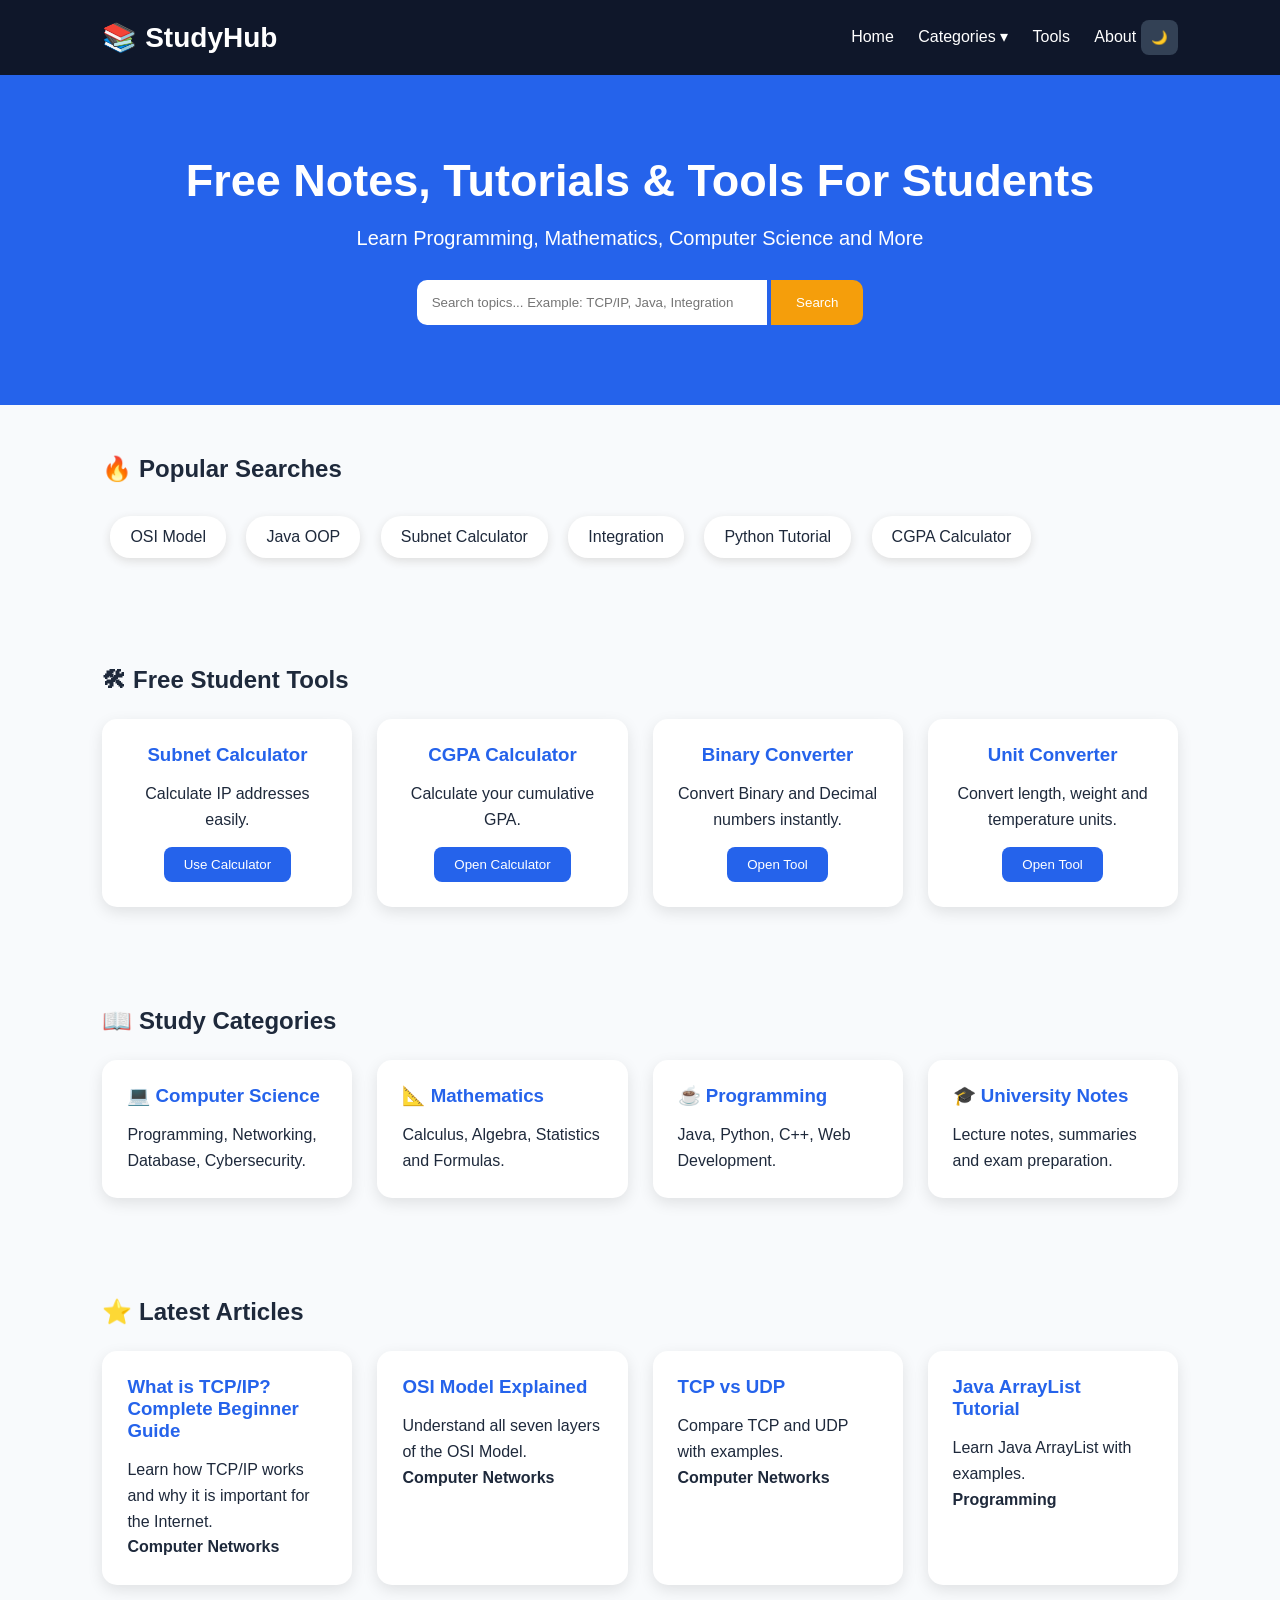
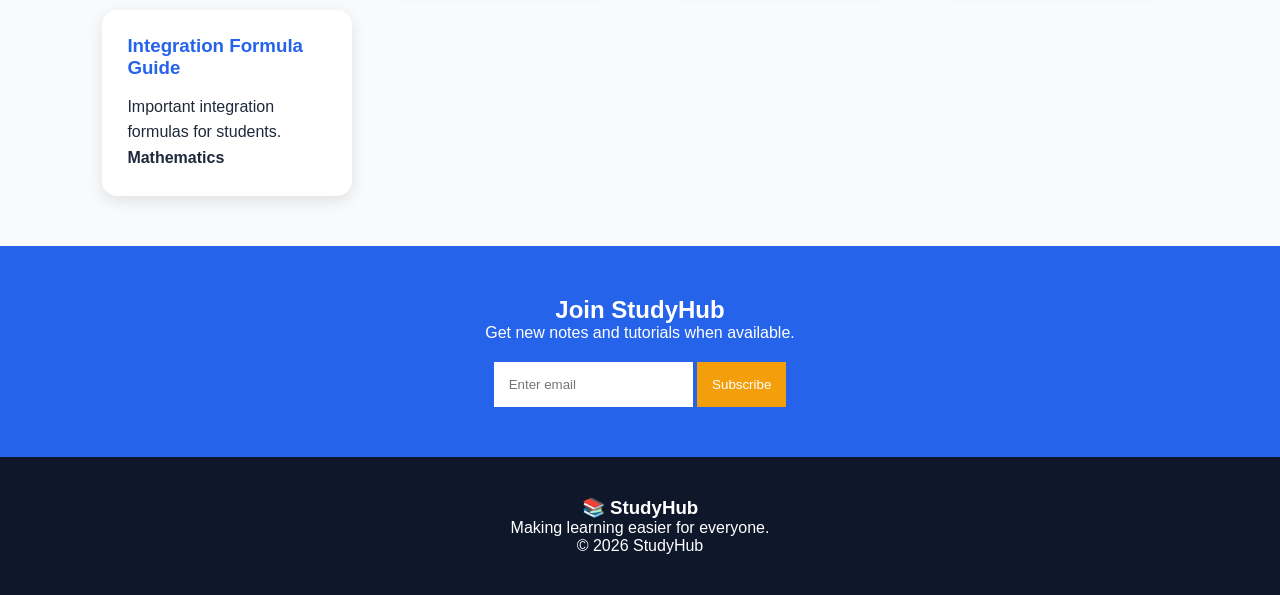
<file: index.html>
<!DOCTYPE html>
<html lang="en">

<head>

<meta charset="UTF-8">
<meta name="viewport" content="width=device-width, initial-scale=1.0">

<title>
StudyHub - Free Study Notes, Programming Tutorials & Student Tools
</title>

<meta name="description" content="StudyHub provides free study notes, programming tutorials, calculators and learning resources for students.">

<link rel="stylesheet" href="style.css">

</head>


<body>


<header>


<div class="logo">
📚 StudyHub
</div>



<button class="menu-btn" onclick="toggleMenu()">

☰

</button>




<nav id="navMenu">


<a href="index.html">
Home
</a>



<div class="dropdown">


<a href="#">
Categories ▾
</a>


<div class="dropdown-content">


<a href="categories/computer-science.html">
Computer Science
</a>


<a href="#">
Programming
</a>


<a href="#">
Mathematics
</a>



</div>


</div>





<a href="tools/subnet-calculator.html">
Tools
</a>



<a href="#">
About
</a>



<button onclick="darkMode()" class="dark-btn">

🌙

</button>



</nav>



</header>





<section class="hero">


<h1>
Free Notes, Tutorials & Tools For Students
</h1>


<p>
Learn Programming, Mathematics, Computer Science and More
</p>



<div class="search-box">

<input 
id="search"
placeholder="Search topics... Example: TCP/IP, Java, Integration"
>


<button onclick="search()">
Search
</button>


</div>


</section>







<section class="container">


<h2>
🔥 Popular Searches
</h2>


<div class="tags">


<span>OSI Model</span>

<span>Java OOP</span>

<span>Subnet Calculator</span>

<span>Integration</span>

<span>Python Tutorial</span>

<span>CGPA Calculator</span>


</div>


</section>



<section class="container">


<h2>
🛠 Free Student Tools
</h2>


<div class="grid">



<div class="card tool">

<h3>
Subnet Calculator
</h3>

<p>
Calculate IP addresses easily.</p>

<a href="tools/subnet-calculator.html">

<button>
Use Calculator
</button>

</a>

</div>




<div class="card tool">

<h3>CGPA Calculator</h3>

<p>Calculate your cumulative GPA.</p>

<a href="tools/cgpa-calculator.html">

<button>Open Calculator</button>

</a>

</div>





<div class="card tool">

<h3>
Binary Converter
</h3>

<p>
Convert Binary and Decimal numbers instantly.
</p>

<a href="tools/binary-converter.html">

<button>

Open Tool

</button>

</a>

</div>




<div class="card tool">

<h3>
Unit Converter
</h3>

<p>
Convert length, weight and temperature units.
</p>

<a href="tools/unit-converter.html">

<button>
Open Tool
</button>

</a>

</div>



</div>


</section>



<section class="container">


<h2>
📖 Study Categories
</h2>



<div class="grid">



<div class="card">

<h3>

<a href="categories/computer-science.html">

💻 Computer Science

</a>

</h3>

<p>
Programming, Networking, Database, Cybersecurity.
</p>

</div>




<div class="card">

<h3>
📐 Mathematics
</h3>

<p>
Calculus, Algebra, Statistics and Formulas.
</p>

</div>





<div class="card">

<h3>
☕ Programming
</h3>

<p>
Java, Python, C++, Web Development.
</p>

</div>





<div class="card">

<h3>
🎓 University Notes
</h3>

<p>
Lecture notes, summaries and exam preparation.
</p>

</div>



</div>


</section>








<section class="container">


<h2>
⭐ Latest Articles
</h2>



<div id="latestArticles" class="grid">




</div>


</section>








<section class="newsletter">


<h2>
Join StudyHub
</h2>


<p>
Get new notes and tutorials when available.
</p>


<input placeholder="Enter email">

<button>
Subscribe
</button>


</section>







<footer>


<h3>
📚 StudyHub
</h3>


<p>
Making learning easier for everyone.
</p>


<p>
© 2026 StudyHub
</p>


</footer>





<script src="script.js"></script>


</body>

</html>
</file>
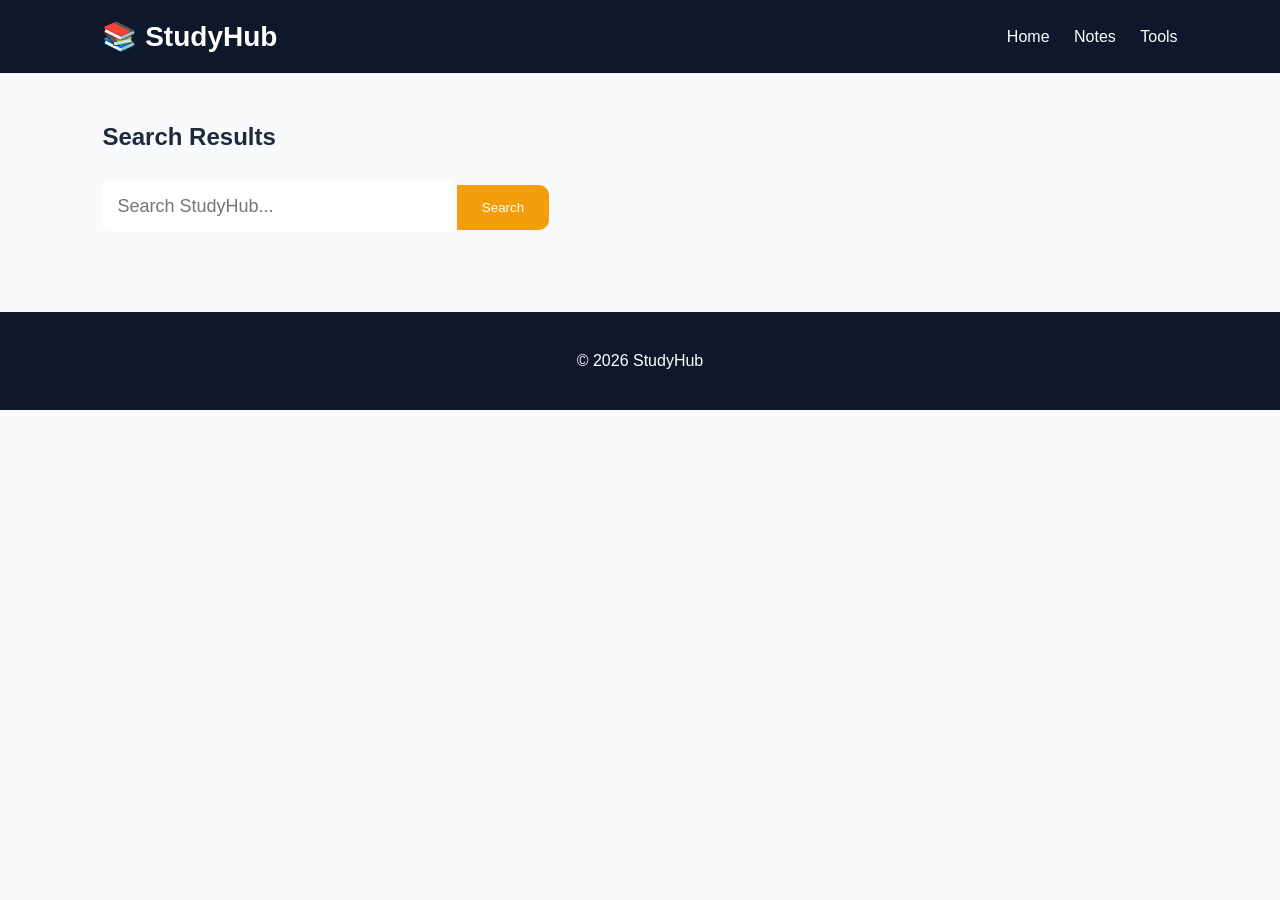
<file: search.html>
<!DOCTYPE html>
<html lang="en">

<head>

<meta charset="UTF-8">

<meta name="viewport" content="width=device-width, initial-scale=1.0">

<title>Search | StudyHub</title>

<link rel="stylesheet" href="style.css">

</head>


<body>


<header>

<div class="logo">
📚 StudyHub
</div>


<nav>

<a href="index.html">Home</a>
<a href="#">Notes</a>
<a href="#">Tools</a>

</nav>

</header>




<section class="container">


<h1>
Search Results
</h1>


<div class="search-box">

<input
id="search"
class="big-search"
placeholder="Search StudyHub..."
>


<button onclick="search()">
Search
</button>

</div>



<div id="results" class="grid">

</div>


</section>





<footer>

<p>
© 2026 StudyHub
</p>

</footer>



<script src="script.js"></script>


</body>

</html>
</file>
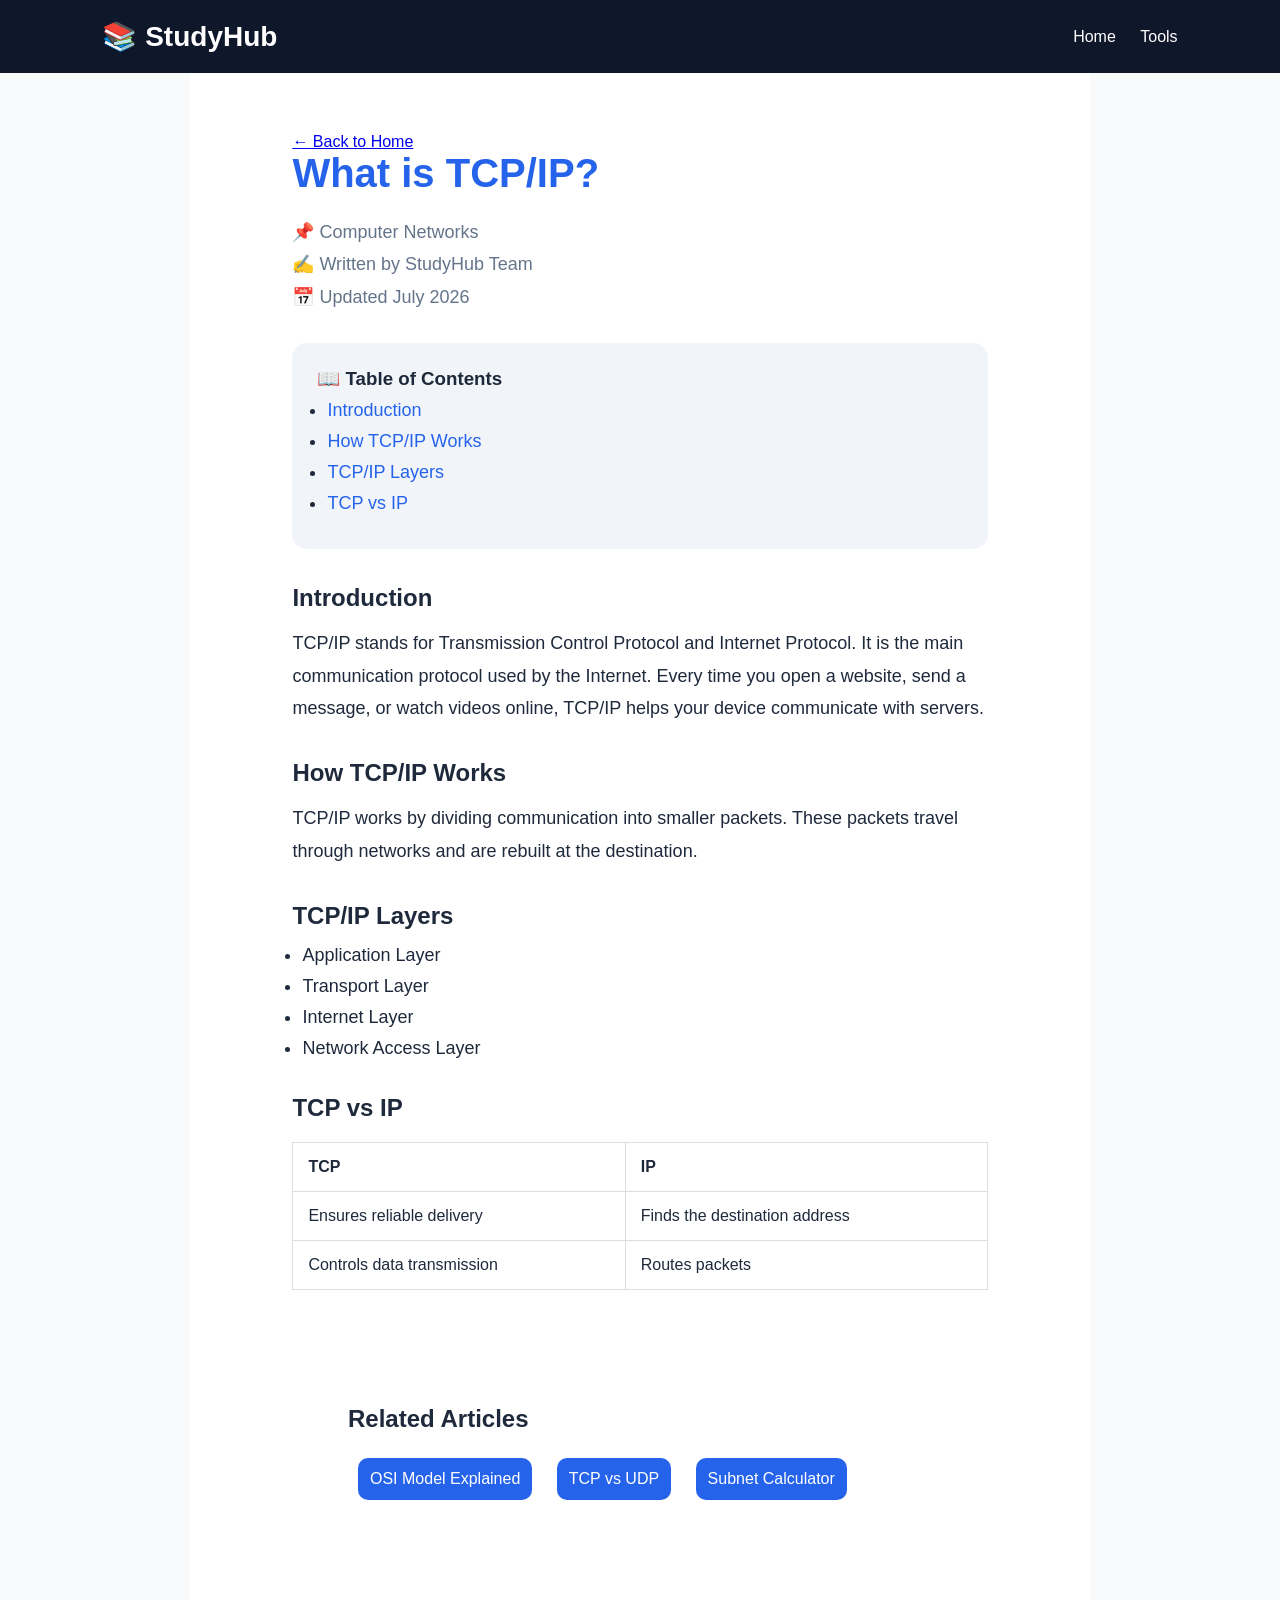
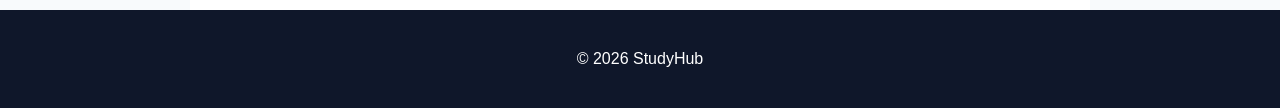
<file: tcp-ip.html>
<!DOCTYPE html>
<html lang="en">

<head>

<meta charset="UTF-8">

<meta name="viewport" content="width=device-width, initial-scale=1.0">


<title>
What is TCP/IP? Complete Beginner Guide | StudyHub
</title>


<meta name="description" content="Learn what TCP/IP is, how it works, TCP/IP layers, and why it is important for Internet communication.">


<link rel="stylesheet" href="../style.css">


</head>


<body>



<header>

<div class="logo">
📚 StudyHub
</div>


<nav>

<a href="../index.html">
Home
</a>


<a href="../tools/subnet-calculator.html">
Tools
</a>


</nav>


</header>







<article class="article-page">



<a href="../index.html">
← Back to Home
</a>



<h1>
What is TCP/IP?
</h1>



<p class="article-info">

📌 Computer Networks

<br>

✍️ Written by StudyHub Team

<br>

📅 Updated July 2026

</p>







<div class="toc">


<h3>
📖 Table of Contents
</h3>


<ul>

<li>
<a href="#intro">
Introduction
</a>
</li>


<li>
<a href="#how">
How TCP/IP Works
</a>
</li>


<li>
<a href="#layers">
TCP/IP Layers
</a>
</li>


<li>
<a href="#tcp-ip">
TCP vs IP
</a>
</li>


</ul>


</div>









<h2 id="intro">
Introduction
</h2>


<p>

TCP/IP stands for Transmission Control Protocol and Internet Protocol.

It is the main communication protocol used by the Internet.

Every time you open a website, send a message, or watch videos online,
TCP/IP helps your device communicate with servers.

</p>







<h2 id="how">
How TCP/IP Works
</h2>


<p>

TCP/IP works by dividing communication into smaller packets.

These packets travel through networks and are rebuilt at the destination.

</p>







<h2 id="layers">
TCP/IP Layers
</h2>



<ul>

<li>
Application Layer
</li>


<li>
Transport Layer
</li>


<li>
Internet Layer
</li>


<li>
Network Access Layer
</li>


</ul>








<h2 id="tcp-ip">
TCP vs IP
</h2>


<table>


<tr>

<th>
TCP
</th>

<th>
IP
</th>

</tr>



<tr>

<td>
Ensures reliable delivery
</td>


<td>
Finds the destination address
</td>


</tr>


<tr>

<td>
Controls data transmission
</td>


<td>
Routes packets
</td>


</tr>


</table>







<section class="related">


<h2>
Related Articles
</h2>



<a href="#">
OSI Model Explained
</a>


<a href="#">
TCP vs UDP
</a>


<a href="../tools/subnet-calculator.html">
Subnet Calculator
</a>



</section>





</article>






<footer>

<p>
© 2026 StudyHub
</p>

</footer>




</body>


</html>
</file>
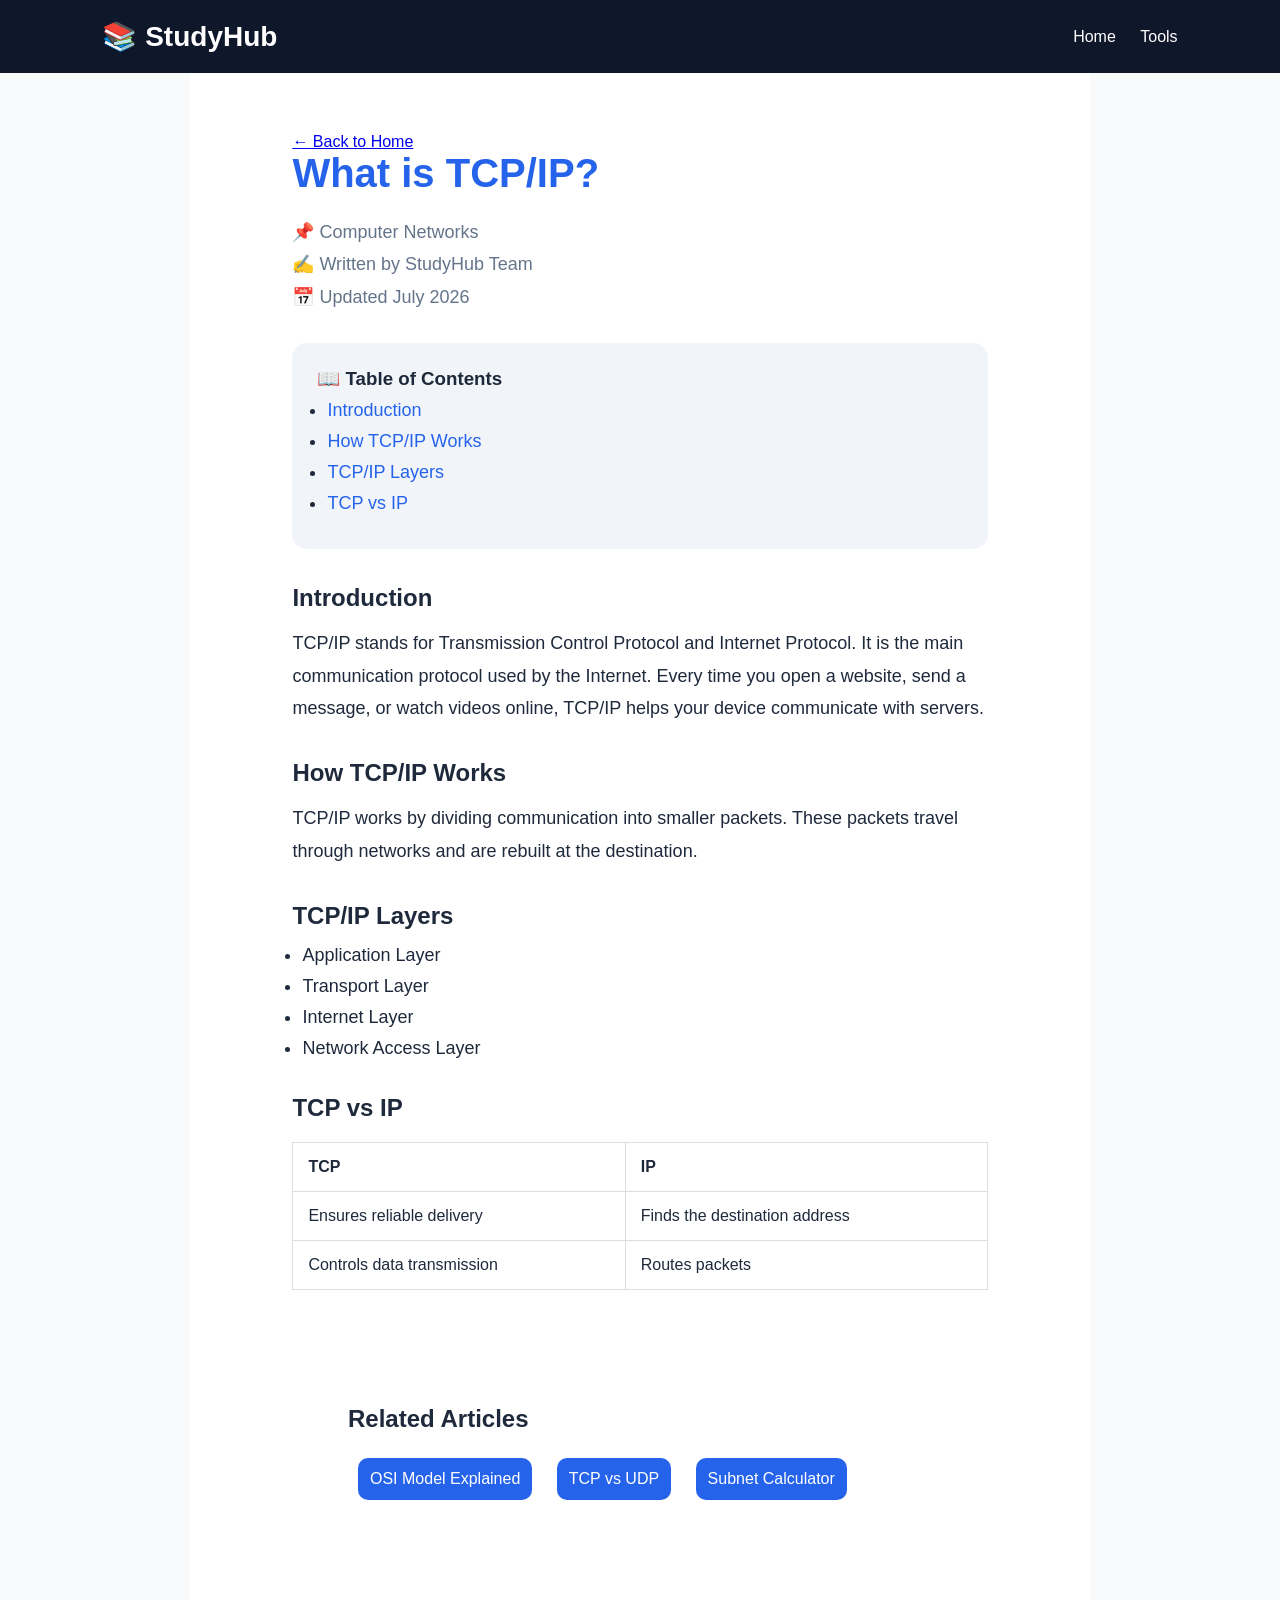
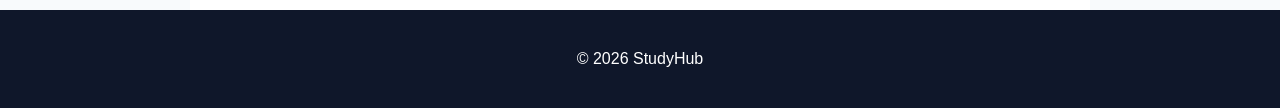
<file: articles/tcp-ip.html>
<!DOCTYPE html>
<html lang="en">

<head>

<meta charset="UTF-8">

<meta name="viewport" content="width=device-width, initial-scale=1.0">


<title>
What is TCP/IP? Complete Beginner Guide | StudyHub
</title>


<meta name="description" content="Learn what TCP/IP is, how it works, TCP/IP layers, and why it is important for Internet communication.">


<link rel="stylesheet" href="../style.css">


</head>


<body>



<header>

<div class="logo">
📚 StudyHub
</div>


<nav>

<a href="../index.html">
Home
</a>


<a href="../tools/subnet-calculator.html">
Tools
</a>


</nav>


</header>







<article class="article-page">



<a href="../index.html">
← Back to Home
</a>



<h1>
What is TCP/IP?
</h1>



<p class="article-info">

📌 Computer Networks

<br>

✍️ Written by StudyHub Team

<br>

📅 Updated July 2026

</p>







<div class="toc">


<h3>
📖 Table of Contents
</h3>


<ul>

<li>
<a href="#intro">
Introduction
</a>
</li>


<li>
<a href="#how">
How TCP/IP Works
</a>
</li>


<li>
<a href="#layers">
TCP/IP Layers
</a>
</li>


<li>
<a href="#tcp-ip">
TCP vs IP
</a>
</li>


</ul>


</div>









<h2 id="intro">
Introduction
</h2>


<p>

TCP/IP stands for Transmission Control Protocol and Internet Protocol.

It is the main communication protocol used by the Internet.

Every time you open a website, send a message, or watch videos online,
TCP/IP helps your device communicate with servers.

</p>







<h2 id="how">
How TCP/IP Works
</h2>


<p>

TCP/IP works by dividing communication into smaller packets.

These packets travel through networks and are rebuilt at the destination.

</p>







<h2 id="layers">
TCP/IP Layers
</h2>



<ul>

<li>
Application Layer
</li>


<li>
Transport Layer
</li>


<li>
Internet Layer
</li>


<li>
Network Access Layer
</li>


</ul>








<h2 id="tcp-ip">
TCP vs IP
</h2>


<table>


<tr>

<th>
TCP
</th>

<th>
IP
</th>

</tr>



<tr>

<td>
Ensures reliable delivery
</td>


<td>
Finds the destination address
</td>


</tr>


<tr>

<td>
Controls data transmission
</td>


<td>
Routes packets
</td>


</tr>


</table>







<section class="related">


<h2>
Related Articles
</h2>



<a href="#">
OSI Model Explained
</a>


<a href="#">
TCP vs UDP
</a>


<a href="../tools/subnet-calculator.html">
Subnet Calculator
</a>



</section>





</article>






<footer>

<p>
© 2026 StudyHub
</p>

</footer>




</body>


</html>
</file>
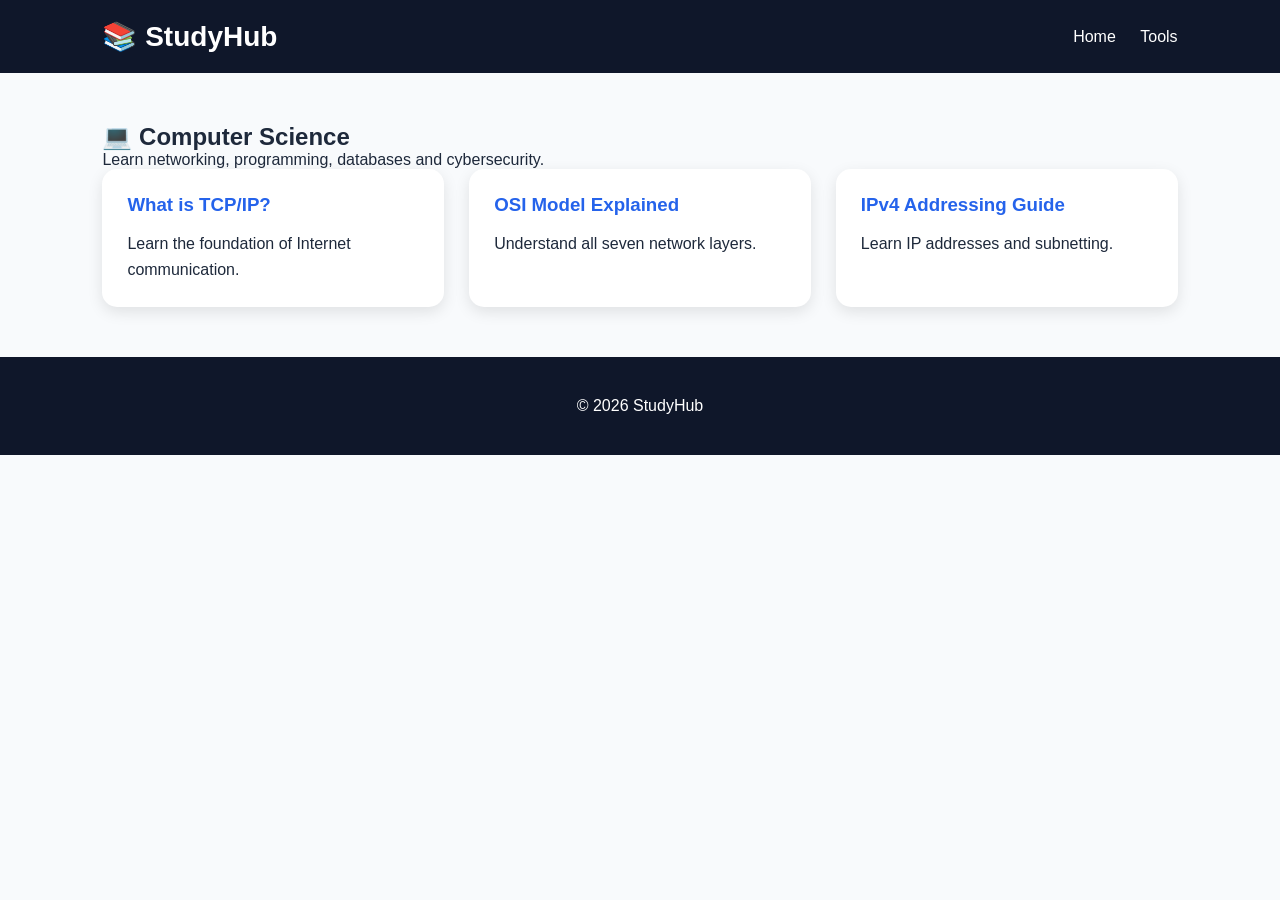
<file: categories/computer-science.html>
<!DOCTYPE html>
<html lang="en">

<head>

<meta charset="UTF-8">

<meta name="viewport" content="width=device-width, initial-scale=1.0">


<title>
Computer Science Notes | StudyHub
</title>


<meta name="description" content="Free computer science tutorials, notes and learning resources.">


<link rel="stylesheet" href="../style.css">

</head>



<body>


<header>

<div class="logo">
📚 StudyHub
</div>


<nav>

<a href="../index.html">
Home
</a>


<a href="../tools/subnet-calculator.html">
Tools
</a>

</nav>

</header>





<section class="container">


<h1>
💻 Computer Science
</h1>


<p>
Learn networking, programming, databases and cybersecurity.
</p>




<div class="grid">



<div class="card">

<h3>
<a href="../articles/tcp-ip.html">
What is TCP/IP?
</a>
</h3>


<p>
Learn the foundation of Internet communication.
</p>


</div>





<div class="card">

<h3>
OSI Model Explained
</h3>


<p>
Understand all seven network layers.
</p>


</div>






<div class="card">

<h3>
IPv4 Addressing Guide
</h3>


<p>
Learn IP addresses and subnetting.
</p>


</div>



</div>


</section>





<footer>

<p>
© 2026 StudyHub
</p>

</footer>



</body>

</html>
</file>
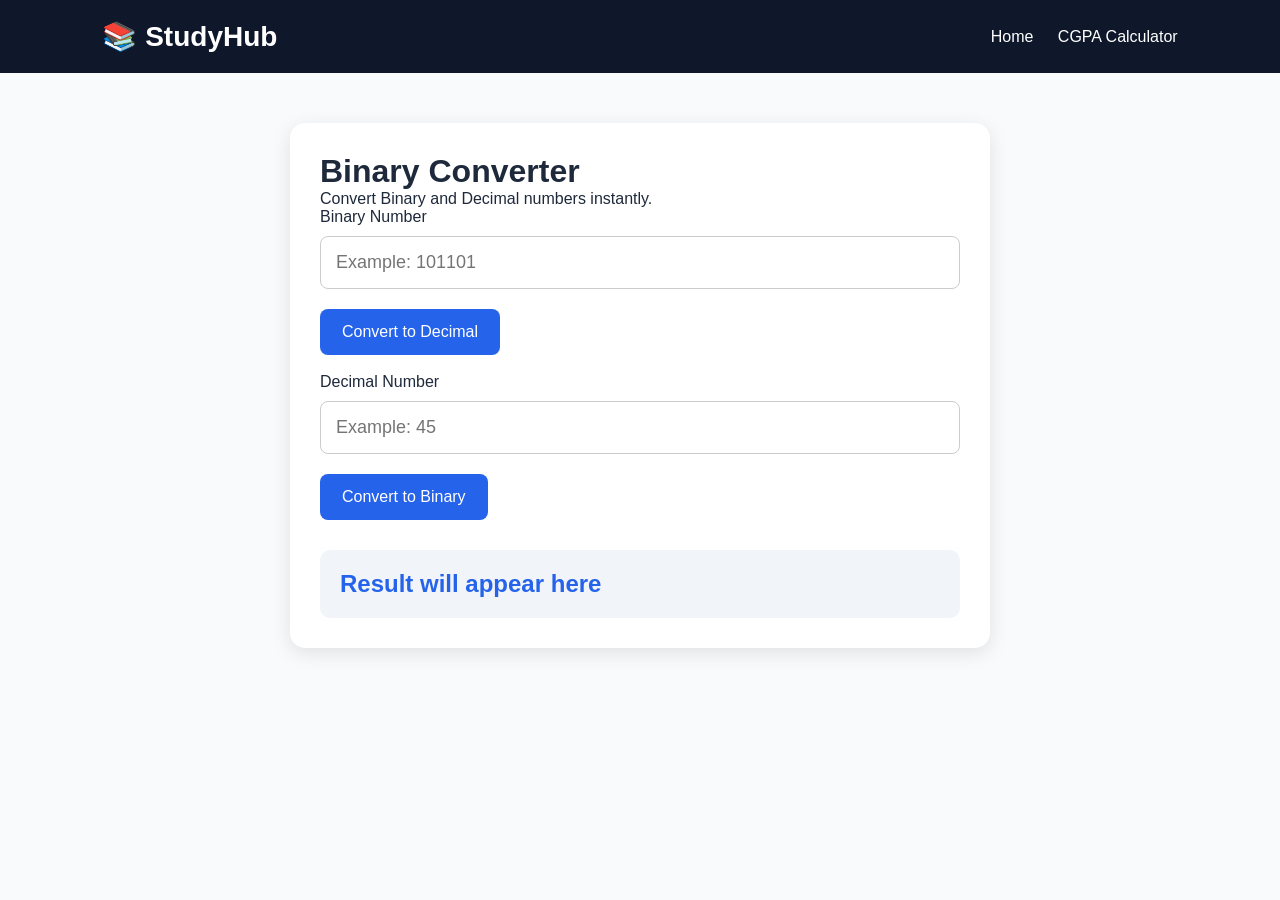
<file: tools/binary-converter.html>
<!DOCTYPE html>
<html lang="en">

<head>

<meta charset="UTF-8">

<meta name="viewport" content="width=device-width, initial-scale=1.0">

<title>Binary Converter | StudyHub</title>

<link rel="stylesheet" href="../style.css">

<link rel="stylesheet" href="binary.css">

</head>

<body>

<header>

<div class="logo">

📚 StudyHub

</div>

<nav>

<a href="../index.html">Home</a>

<a href="cgpa-calculator.html">CGPA Calculator</a>

</nav>

</header>

<div class="converter">

<h1>Binary Converter</h1>

<p>

Convert Binary and Decimal numbers instantly.

</p>

<label>

Binary Number

</label>

<input
id="binary"
placeholder="Example: 101101">

<button onclick="binaryToDecimal()">

Convert to Decimal

</button>

<br><br>

<label>

Decimal Number

</label>

<input
id="decimal"
placeholder="Example: 45">

<button onclick="decimalToBinary()">

Convert to Binary

</button>

<div class="result">

<h2 id="output">

Result will appear here

</h2>

</div>

</div>

<script src="binary.js"></script>

</body>

</html>
</file>
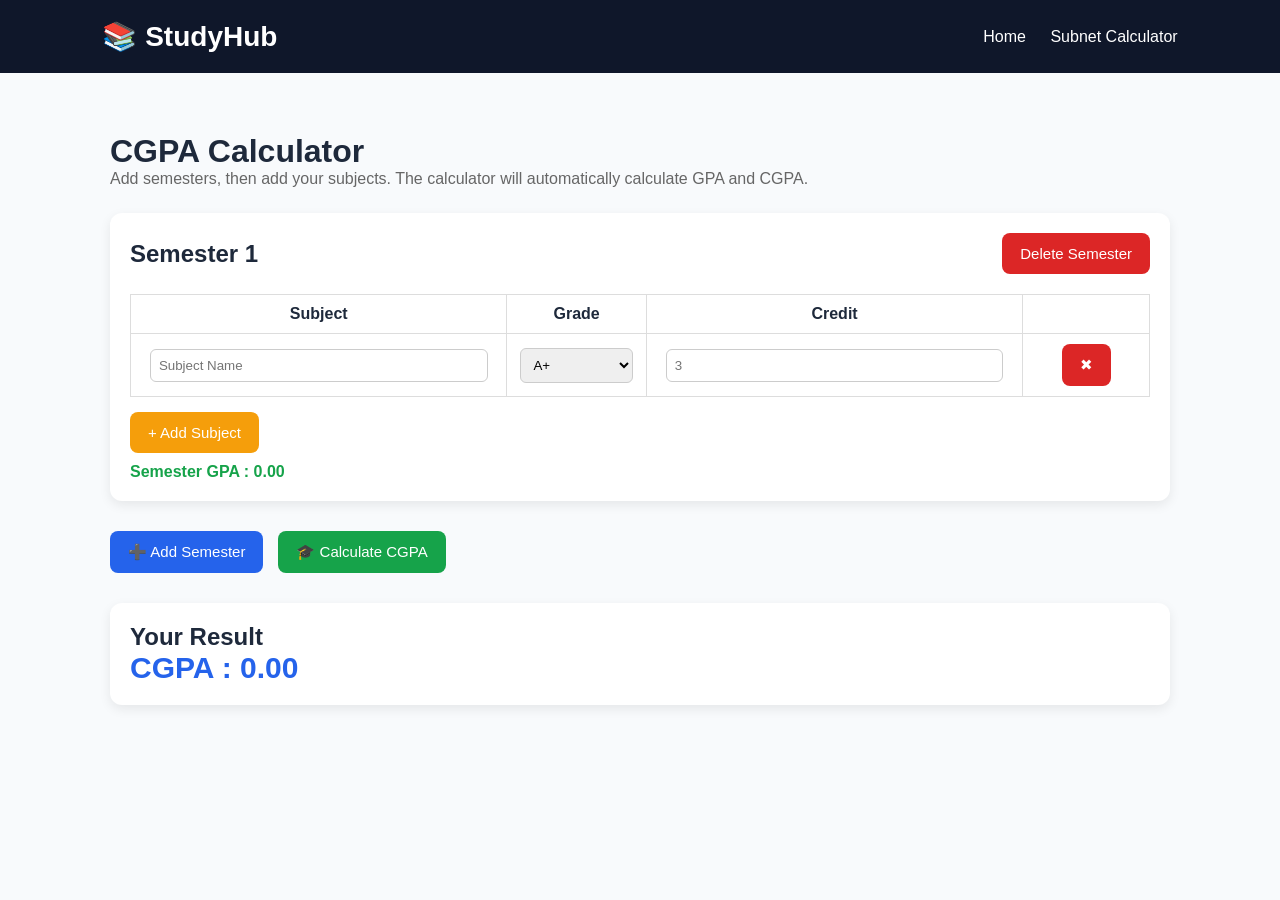
<file: tools/cgpa-calculator.html>
<!DOCTYPE html>
<html lang="en">
<head>
    <meta charset="UTF-8">
    <meta name="viewport" content="width=device-width, initial-scale=1.0">
    <title>CGPA Calculator | StudyHub</title>

    <link rel="stylesheet" href="../style.css">
    <link rel="stylesheet" href="cgpa.css">
</head>

<body>

<header>

<div class="logo">📚 StudyHub</div>

<nav id="navMenu">
    <a href="../index.html">Home</a>
    <a href="subnet-calculator.html">Subnet Calculator</a>
</nav>

</header>

<div class="cgpa-container">

<h1>CGPA Calculator</h1>

<p class="subtitle">
Add semesters, then add your subjects. The calculator will automatically calculate GPA and CGPA.
</p>

<div id="semesterContainer">

</div>

<div class="buttons">

<button onclick="addSemester()" class="primary">
➕ Add Semester
</button>

<button onclick="calculateCGPA()" class="success">
🎓 Calculate CGPA
</button>

</div>

<div class="result-card">

<h2>Your Result</h2>

<h3 id="cgpaResult">
CGPA : 0.00
</h3>

<div id="semesterResults">

</div>

</div>

</div>

<script src="cgpa.js"></script>

</body>
</html>
</file>
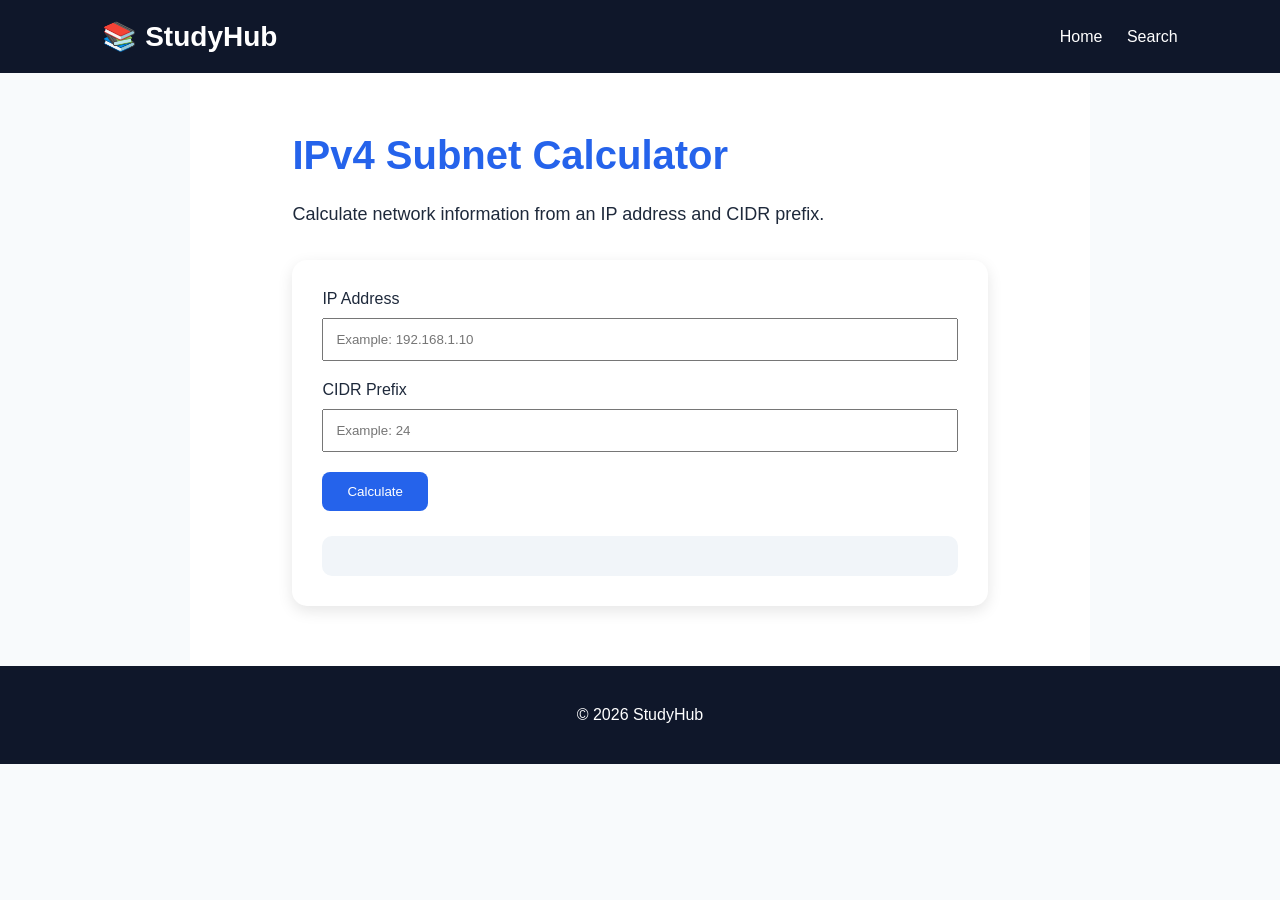
<file: tools/subnet-calculator.html>
<!DOCTYPE html>
<html lang="en">

<head>

<meta charset="UTF-8">

<meta name="viewport" content="width=device-width, initial-scale=1.0">

<title>Subnet Calculator | StudyHub</title>

<meta name="description" content="Free IPv4 subnet calculator. Calculate network address, broadcast address and usable IP range.">

<link rel="stylesheet" href="../style.css">

</head>


<body>


<header>

<div class="logo">
📚 StudyHub
</div>


<nav>

<a href="../index.html">Home</a>

<a href="../search.html">Search</a>

</nav>


</header>





<section class="article-page">


<h1>
IPv4 Subnet Calculator
</h1>


<p>
Calculate network information from an IP address and CIDR prefix.
</p>



<div class="calculator">


<label>
IP Address
</label>


<input id="ip" placeholder="Example: 192.168.1.10">



<label>
CIDR Prefix
</label>


<input id="cidr" placeholder="Example: 24">



<button onclick="calculateSubnet()">
Calculate
</button>



<div id="result">

</div>


</div>



</section>





<footer>

<p>
© 2026 StudyHub
</p>

</footer>



<script src="subnet.js"></script>


</body>

</html>
</file>
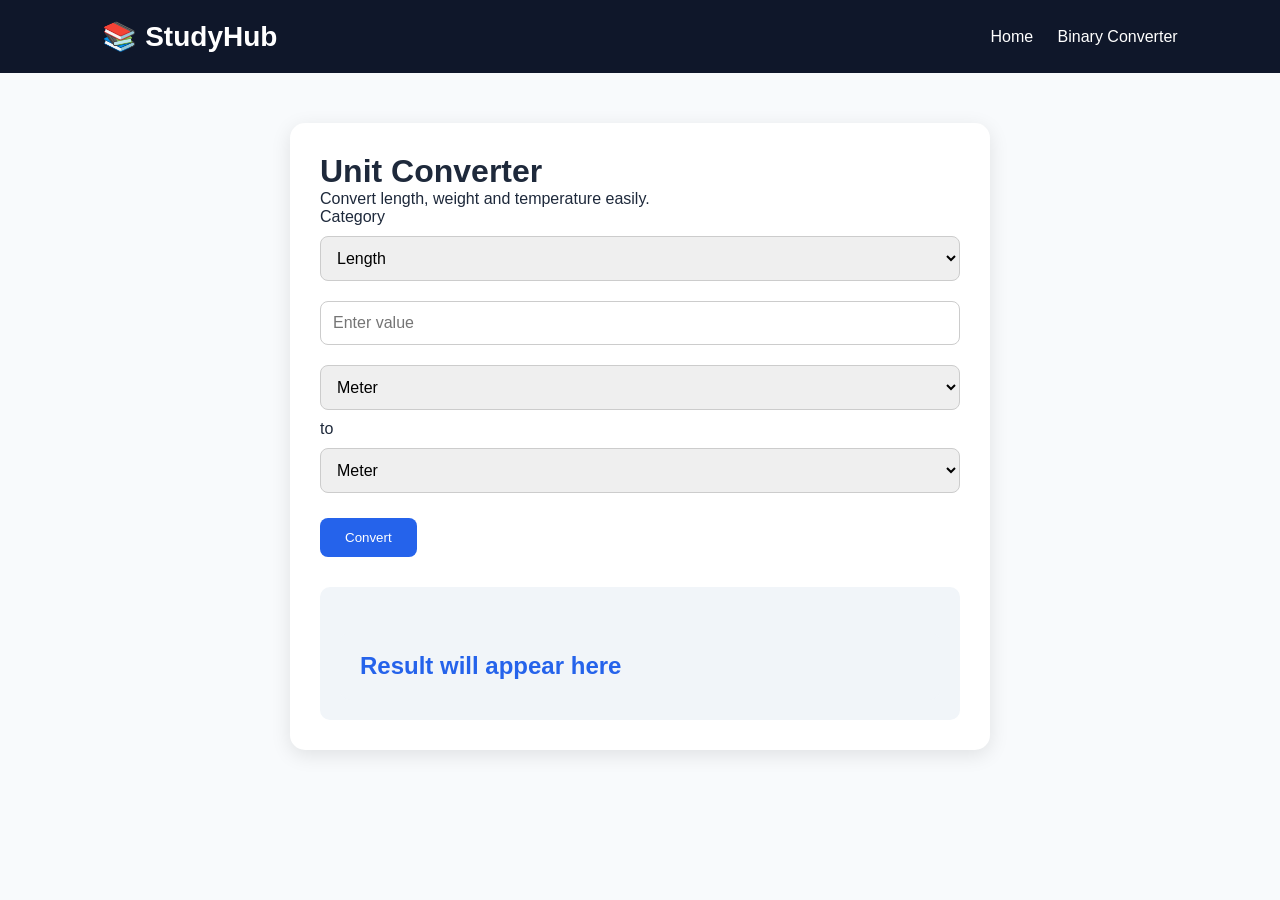
<file: tools/unit-converter.html>
<!DOCTYPE html>
<html lang="en">

<head>

<meta charset="UTF-8">

<meta name="viewport" content="width=device-width, initial-scale=1.0">

<title>
Unit Converter | StudyHub
</title>

<link rel="stylesheet" href="../style.css">

<link rel="stylesheet" href="unit.css">

</head>


<body>


<header>

<div class="logo">
📚 StudyHub
</div>


<nav>

<a href="../index.html">
Home
</a>

<a href="binary-converter.html">
Binary Converter
</a>

</nav>


</header>





<div class="unit-container">


<h1>
Unit Converter
</h1>


<p>
Convert length, weight and temperature easily.
</p>




<label>
Category
</label>


<select id="category" onchange="changeUnits()">


<option value="length">
Length
</option>


<option value="weight">
Weight
</option>


<option value="temperature">
Temperature
</option>


</select>





<div class="converter-box">


<input 
type="number"
id="value"
placeholder="Enter value"
>


<select id="fromUnit">

</select>


<span>
to
</span>


<select id="toUnit">

</select>



<button onclick="convertUnit()">

Convert

</button>



</div>





<div class="result">


<h2 id="result">

Result will appear here

</h2>


</div>



</div>





<script src="unit.js"></script>


</body>

</html>
</file>
<file: style.css>
*{

margin:0;
padding:0;
box-sizing:border-box;

}


body{

font-family:Arial, sans-serif;

background:#f8fafc;

color:#1e293b;

}



header{

background:#0f172a;

color:white;

padding:20px 8%;

display:flex;

justify-content:space-between;

align-items:center;

}



.logo{

font-size:28px;

font-weight:bold;

}



nav a{

color:white;

text-decoration:none;

margin-left:20px;

}





.hero{

background:#2563eb;

color:white;

text-align:center;

padding:80px 20px;

}



.hero h1{

font-size:45px;

margin-bottom:20px;

}



.hero p{

font-size:20px;

margin-bottom:30px;

}





.search-box input{

width:350px;

padding:15px;

border:none;

border-radius:10px 0 0 10px;

}



.search-box button{

padding:15px 25px;

background:#f59e0b;

color:white;

border:none;

cursor:pointer;

border-radius:0 10px 10px 0;

}





.container{

padding:50px 8%;

}



.container h2{

margin-bottom:25px;

}





.tags span{

display:inline-block;

background:white;

padding:12px 20px;

margin:8px;

border-radius:20px;

box-shadow:0 3px 10px #ddd;

}





.grid{

display:grid;

grid-template-columns:
repeat(auto-fit,minmax(250px,1fr));

gap:25px;

}



.card{

background:white;

padding:25px;

border-radius:15px;

box-shadow:0 5px 15px rgba(0,0,0,.1);

}



.card h3{

color:#2563eb;

margin-bottom:15px;

}



.card p{

line-height:1.6;

}




.card button{

margin-top:15px;

padding:10px 20px;

background:#2563eb;

color:white;

border:none;

border-radius:8px;

}





.tool{

text-align:center;

}





.newsletter{

background:#2563eb;

color:white;

padding:50px;

text-align:center;

}



.newsletter input{

padding:15px;

margin-top:20px;

border:none;

}



.newsletter button{

padding:15px;

background:#f59e0b;

color:white;

border:none;

}





footer{

background:#0f172a;

color:white;

text-align:center;

padding:40px;

}





@media(max-width:700px){


header{

flex-direction:column;

}


nav{

margin-top:20px;

}


.hero h1{

font-size:30px;

}


.search-box input{

width:200px;

}


}
.article-page{

max-width:900px;

margin:auto;

padding:60px 8%;

background:white;

}


.article-page h1{

font-size:40px;

color:#2563eb;

margin-bottom:20px;

}


.article-page h2{

margin-top:35px;

margin-bottom:15px;

}


.article-page p{

font-size:18px;

line-height:1.8;

}


.article-page li{

margin:10px;

font-size:18px;

}


.date{

color:gray;

}


.toc{

background:#f1f5f9;

padding:20px;

border-radius:10px;

margin:30px 0;

}


.toc a{

color:#2563eb;

text-decoration:none;

}


.toc li{

margin:10px;

}



.related{

max-width:900px;

margin:auto;

padding:40px 8%;

}



.related-box{

display:flex;

gap:15px;

flex-wrap:wrap;

}



.related-box a{

background:#2563eb;

color:white;

padding:15px;

border-radius:10px;

text-decoration:none;

}


.big-search{

width:100%;

max-width:600px;

padding:15px;

font-size:18px;

margin:30px 0;

border-radius:10px;

border:1px solid #ccc;

}


.card a{

text-decoration:none;

color:#2563eb;

}


.calculator{

background:white;

padding:30px;

border-radius:15px;

margin-top:30px;

box-shadow:0 5px 15px rgba(0,0,0,.1);

}



.calculator input{

display:block;

width:100%;

padding:12px;

margin:10px 0 20px;

}



.calculator button{

padding:12px 25px;

background:#2563eb;

color:white;

border:none;

border-radius:8px;

cursor:pointer;

}



#result{

margin-top:25px;

background:#f1f5f9;

padding:20px;

border-radius:10px;

}


.article-info{

color:#64748b;

margin:20px 0;

line-height:1.8;

}



.toc{

background:#f1f5f9;

padding:25px;

border-radius:15px;

margin:30px 0;

}



.toc a{

color:#2563eb;

text-decoration:none;

}



.article-page table{

width:100%;

border-collapse:collapse;

margin-top:20px;

}



.article-page th,
.article-page td{

border:1px solid #ddd;

padding:15px;

text-align:left;

}



.related{

margin-top:40px;

}



.related a{

display:inline-block;

background:#2563eb;

color:white;

padding:12px;

margin:10px;

border-radius:10px;

text-decoration:none;

}


/* Navigation Upgrade */


.menu-btn{

display:none;

background:none;

border:none;

color:white;

font-size:28px;

cursor:pointer;

}





.dropdown{

position:relative;

display:inline-block;

}



.dropdown-content{

display:none;

position:absolute;

background:white;

min-width:180px;

box-shadow:0 5px 15px rgba(0,0,0,.2);

border-radius:10px;

}



.dropdown-content a{

display:block;

color:#222;

padding:12px;

margin:0;

}



.dropdown:hover .dropdown-content{

display:block;

}





.dark-btn{

background:#334155;

color:white;

border:none;

padding:10px;

border-radius:8px;

cursor:pointer;

}





/* Dark Mode */


.dark{

background:#020617;

color:white;

}


.dark .card{

background:#1e293b;

color:white;

}


.dark header,
.dark footer{

background:#000;

}





@media(max-width:700px){


.menu-btn{

display:block;

}



nav{

display:none;

width:100%;

text-align:center;

}



nav.active{

display:block;

}



nav a{

display:block;

margin:15px;

}



.dropdown-content{

position:static;

}



}
</file>
<file: tools/binary.css>
.converter{

max-width:700px;

margin:50px auto;

background:white;

padding:30px;

border-radius:15px;

box-shadow:0 5px 20px rgba(0,0,0,.1);

}

.converter input{

width:100%;

padding:15px;

margin:10px 0 20px;

font-size:18px;

border:1px solid #ccc;

border-radius:8px;

}

.converter button{

background:#2563eb;

color:white;

border:none;

padding:14px 22px;

border-radius:8px;

cursor:pointer;

font-size:16px;

}

.result{

margin-top:30px;

background:#f1f5f9;

padding:20px;

border-radius:10px;

}

.result h2{

margin:0;

color:#2563eb;

}
</file>
<file: tools/cgpa.css>
.cgpa-container{
    max-width:1100px;
    margin:40px auto;
    padding:20px;
}

.subtitle{
    color:#666;
    margin-bottom:25px;
}

.semester{
    background:#fff;
    border-radius:12px;
    padding:20px;
    margin-bottom:30px;
    box-shadow:0 4px 12px rgba(0,0,0,.08);
}

.semester-header{
    display:flex;
    justify-content:space-between;
    align-items:center;
    margin-bottom:20px;
}

.semester-header h2{
    margin:0;
}

.subject-table{
    width:100%;
    border-collapse:collapse;
    margin-bottom:15px;
}

.subject-table th,
.subject-table td{
    border:1px solid #ddd;
    padding:10px;
    text-align:center;
}

.subject-table input,
.subject-table select{
    width:95%;
    padding:8px;
    border:1px solid #ccc;
    border-radius:6px;
    box-sizing:border-box;
}

.buttons{
    margin:30px 0;
    display:flex;
    gap:15px;
    flex-wrap:wrap;
}

.primary,
.success,
.add-subject,
.delete-btn{
    border:none;
    padding:12px 18px;
    border-radius:8px;
    cursor:pointer;
    font-size:15px;
}

.primary{
    background:#2563eb;
    color:white;
}

.success{
    background:#16a34a;
    color:white;
}

.add-subject{
    background:#f59e0b;
    color:white;
}

.delete-btn{
    background:#dc2626;
    color:white;
}

.result-card{
    background:white;
    border-radius:12px;
    padding:20px;
    box-shadow:0 4px 12px rgba(0,0,0,.08);
}

#cgpaResult{
    color:#2563eb;
    font-size:30px;
}

.semester-gpa{
    margin-top:10px;
    font-weight:bold;
    color:#16a34a;
}

@media(max-width:768px){

.subject-table{
    font-size:14px;
}

.subject-table input,
.subject-table select{
    font-size:14px;
}

.buttons{
    flex-direction:column;
}

.primary,
.success{
    width:100%;
}

}
</file>
<file: tools/unit.css>
.unit-container{

max-width:700px;

margin:50px auto;

background:white;

padding:30px;

border-radius:15px;

box-shadow:0 5px 20px rgba(0,0,0,.1);

}


.unit-container select,
.unit-container input{

width:100%;

padding:12px;

margin:10px 0;

font-size:16px;

border-radius:8px;

border:1px solid #ccc;

}



.converter-box button{

background:#2563eb;

color:white;

border:none;

padding:12px 25px;

border-radius:8px;

cursor:pointer;

margin-top:15px;

}



.result{

margin-top:30px;

background:#f1f5f9;

padding:20px;

border-radius:10px;

}



#result{

color:#2563eb;

}
</file>
